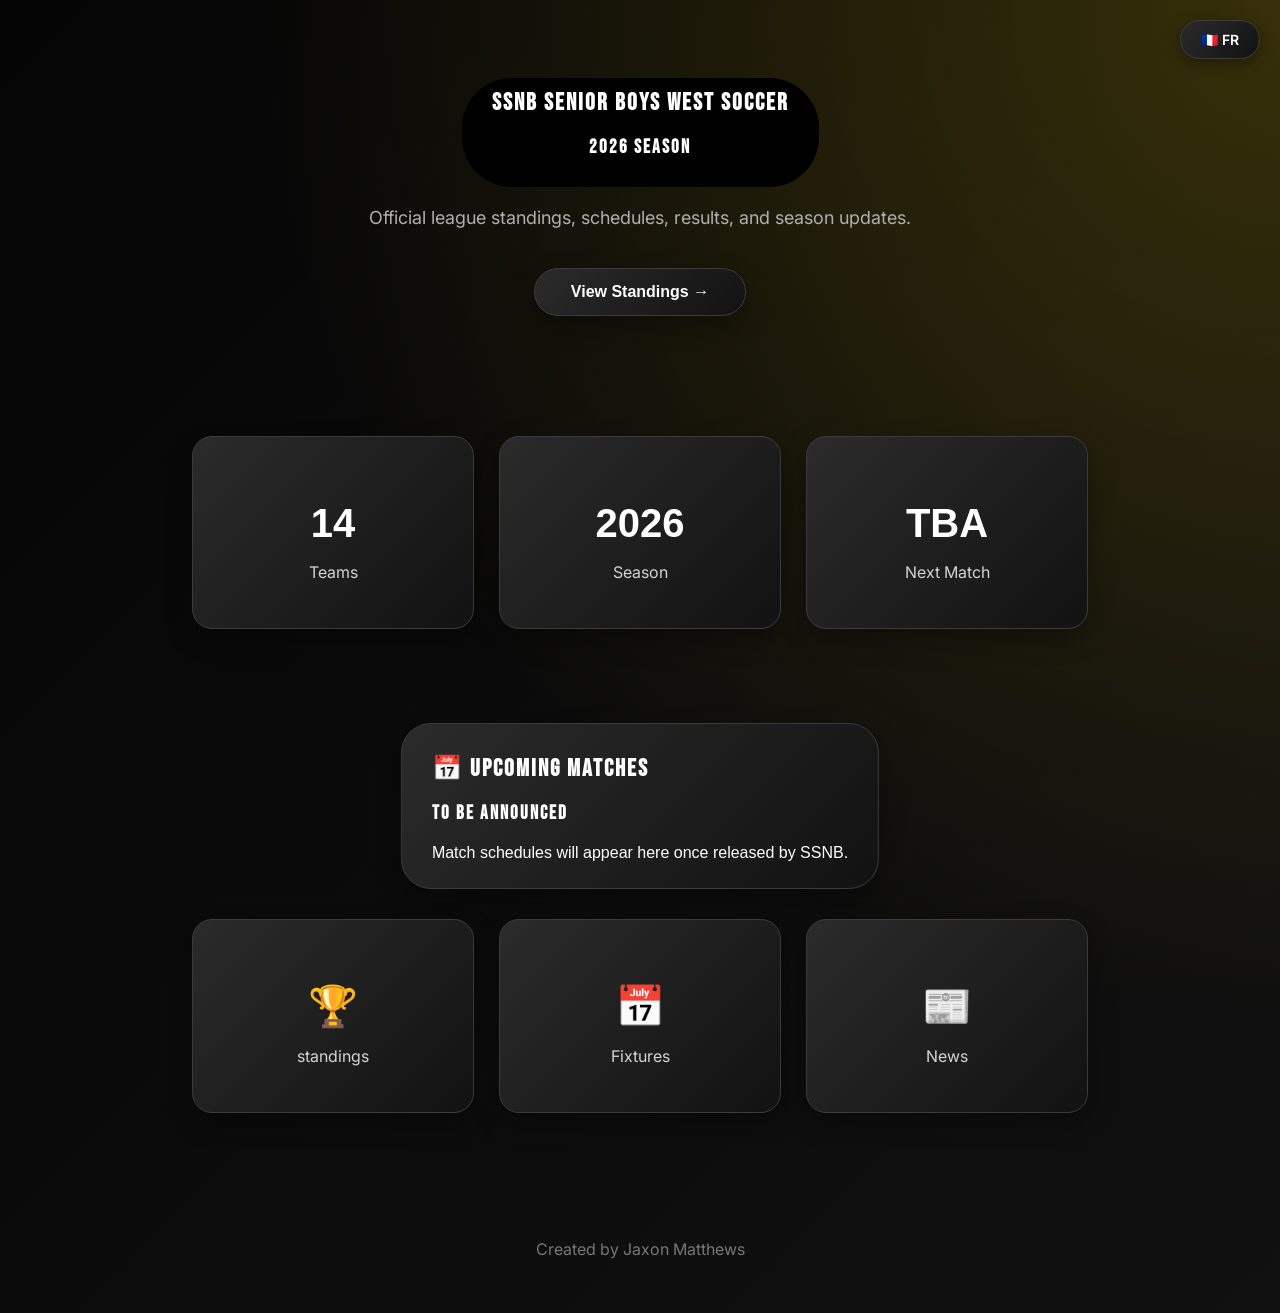
<file: index.html>
<!DOCTYPE html>
<html lang="en">

<head>

    <meta charset="UTF-8">
    <meta name="viewport" content="width=device-width, initial-scale=1.0">

    <title>SSNB Senior Boys West Soccer</title>

    <link rel="stylesheet" href="style.css">

    <!-- Google Fonts -->
    <link rel="preconnect" href="https://fonts.googleapis.com">
    <link rel="preconnect" href="https://fonts.gstatic.com" crossorigin>

    <link href="https://fonts.googleapis.com/css2?family=Bebas+Neue&family=Inter:wght@300;400;500;600;700&display=swap" rel="stylesheet">

</head>

<body class="home">

    <!-- ================= LANGUAGE TOGGLE ================= -->
    <a href="IndexFrench.html" class="lang-toggle">🇫🇷 FR</a>

    <!-- ================= HERO ================= -->

    <header class="hero">

        <div class="pill-box">

            <h1>SSNB Senior Boys West Soccer</h1>
            <h3>2026 Season</h3>

        </div>

        <p class="hero-text">
            Official league standings, schedules,
            results, and season updates.
        </p>

        <a href="standings.html" class="hero-button">
            View Standings →
        </a>
    </header>



    <!-- ================= QUICK STATS ================= -->

    <section class="stats">

        <div class="stat-card">

            <h2>14</h2>
            <p>Teams</p>

        </div>

        <div class="stat-card">

            <h2>2026</h2>
            <p>Season</p>

        </div>

        <div class="stat-card">

            <h2>TBA</h2>
            <p>Next Match</p>

        </div>

    </section>



    <!-- ================= UPCOMING MATCHES ================= -->

    <section class="box">

        <h1>📅 Upcoming Matches</h1>

        <h3>To Be Announced</h3>

        <p>
            Match schedules will appear here once
            released by SSNB.
        </p>

    </section>




    <!-- ================= QUICK LINKS ================= -->

    <section class="stats">

        <div class="stat-card">

            <h2>🏆</h2>

            <p>
               standings
            </p>

        </div>

        <div class="stat-card">

            <h2>📅</h2>

            <p>Fixtures</p>

        </div>

        <div class="stat-card">

            <h2>📰</h2>

            <p>News</p>

        </div>

    </section>



    <!-- ================= FOOTER ================= -->

    <footer>

        <p>Created by Jaxon Matthews</p>

    </footer>

</body>

</html>
</file>
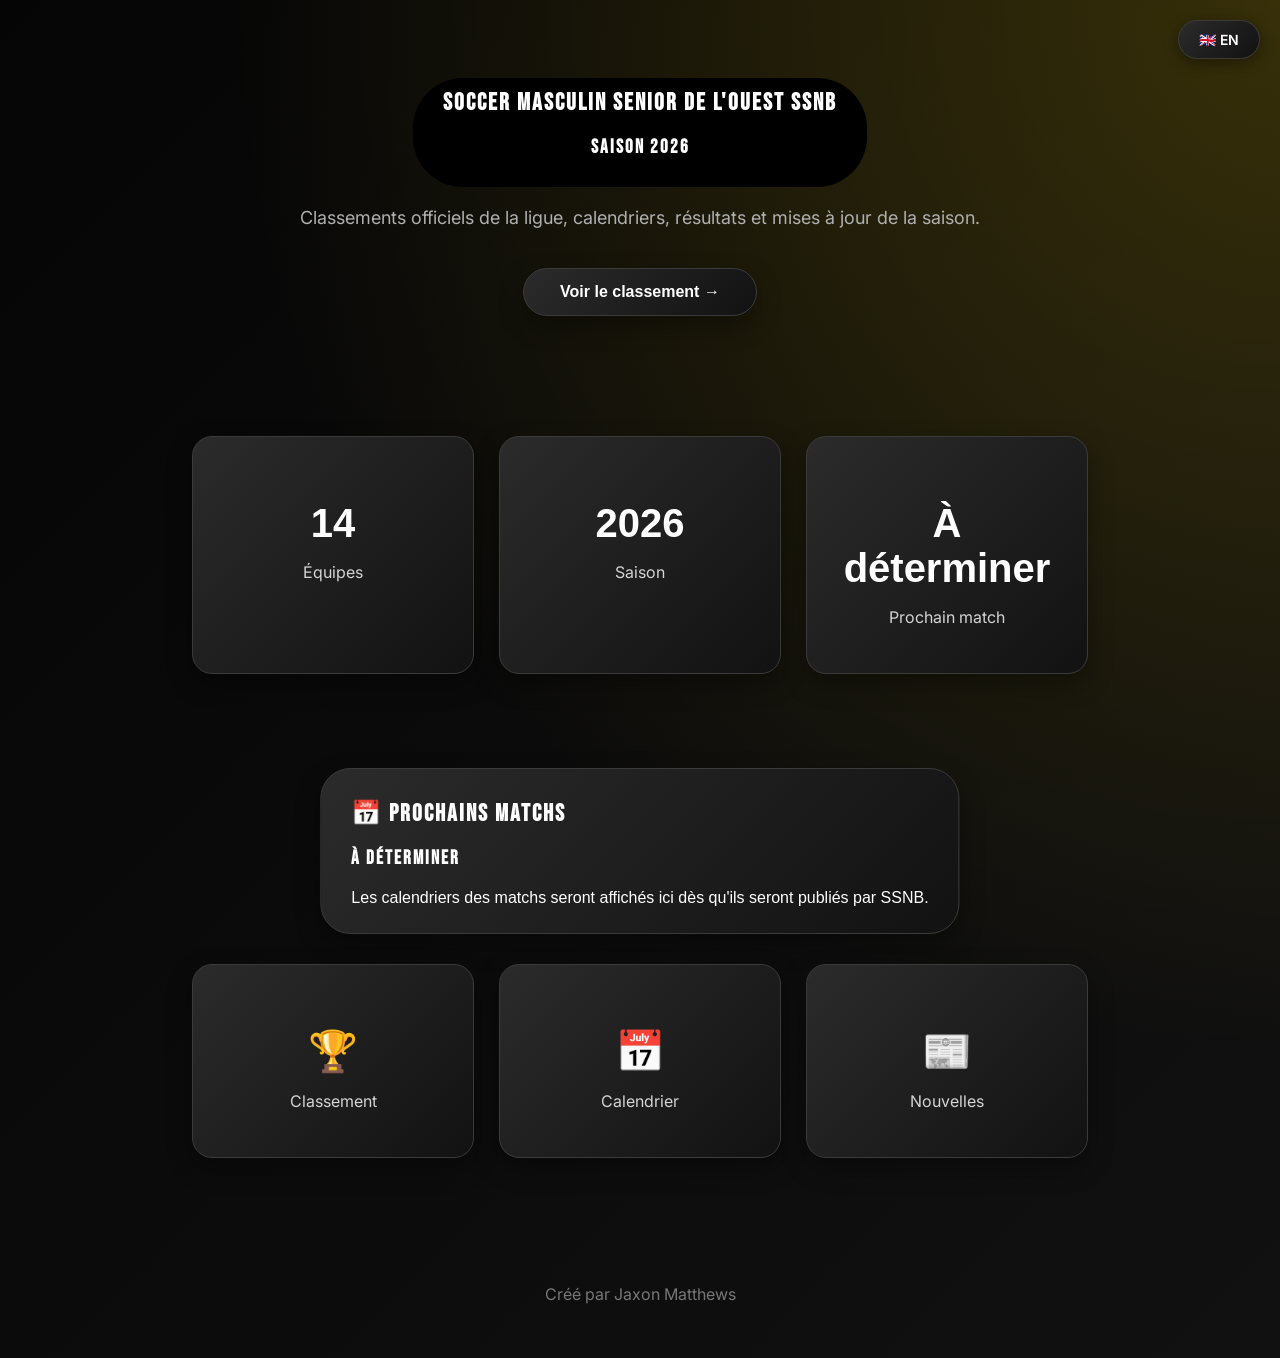
<file: IndexFrench.html>
<!DOCTYPE html>
<html lang="fr">
<head>
    <meta charset="UTF-8">
    <meta name="viewport" content="width=device-width, initial-scale=1.0">
    <title>Soccer masculin senior de l'Ouest SSNB</title>
    <link rel="stylesheet" href="style.css">
    <!-- Google Fonts -->
    <link rel="preconnect" href="https://fonts.googleapis.com">
    <link rel="preconnect" href="https://fonts.gstatic.com" crossorigin>
    <link href="https://fonts.googleapis.com/css2?family=Bebas+Neue&family=Inter:wght@300;400;500;600;700&display=swap" rel="stylesheet">
</head>
<body class="home">

    <!-- ================= LANGUAGE TOGGLE ================= -->
    <a href="index.html" class="lang-toggle">🇬🇧 EN</a>

    <!-- ================= HERO ================= -->
    <header class="hero">
        <div class="pill-box">
            <h1>Soccer masculin senior de l'Ouest SSNB</h1>
            <h3>Saison 2026</h3>
        </div>
        <p class="hero-text">
            Classements officiels de la ligue, calendriers,
            résultats et mises à jour de la saison.
        </p>
        <a href="standingsfrench.html" class="hero-button">
            Voir le classement →
        </a>
    </header>
    <!-- ================= QUICK STATS ================= -->
    <section class="stats">
        <div class="stat-card">
            <h2>14</h2>
            <p>Équipes</p>
        </div>
        <div class="stat-card">
            <h2>2026</h2>
            <p>Saison</p>
        </div>
        <div class="stat-card">
            <h2>À déterminer</h2>
            <p>Prochain match</p>
        </div>
    </section>
    <!-- ================= UPCOMING MATCHES ================= -->
    <section class="box">
        <h1>📅 Prochains matchs</h1>
        <h3>À déterminer</h3>
        <p>
            Les calendriers des matchs seront affichés ici
            dès qu'ils seront publiés par SSNB.
        </p>
    </section>
    <!-- ================= QUICK LINKS ================= -->
    <section class="stats">
        <div class="stat-card">
            <h2>🏆</h2>
            <p>
               Classement
            </p>
        </div>
        <div class="stat-card">
            <h2>📅</h2>
            <p>Calendrier</p>
        </div>
        <div class="stat-card">
            <h2>📰</h2>
            <p>Nouvelles</p>
        </div>
    </section>
    <!-- ================= FOOTER ================= -->
    <footer>
        <p>Créé par Jaxon Matthews</p>
    </footer>
</body>
</html>
</file>
<file: style.css>
/*
====================================================
TABLE DESIGN

table

Controls the entire standings table.

In this code:

- margin: 40px auto;
  Centers the table horizontally and adds space
  above and below it.

- width: 80%;
  Makes the table take up most of the screen
  while leaving some space on the sides.

- border-collapse: separate;
  Allows rounded corners to work properly.

- border-spacing: 0;
  Removes unwanted gaps between cells.

- overflow: hidden;
  Keeps content inside rounded corners.

- border-radius: 14px;
  Gives the table smooth rounded corners.

====================================================
*/


table {

    margin: 40px auto;

    width: 80%;

    border-collapse: separate;

    border-spacing: 0;

    overflow: hidden;

    border-radius: 14px;

}




/*
====================================================
TABLE CELLS

th = Table Header
td = Table Data

Controls the individual boxes inside the table.

In this code:

- border:
  Creates lines between cells.

- padding:
  Adds space inside each cell so text isn't
  touching the edges.

- text-align:
  Centers the information.

====================================================
*/


th, td {

    border: 1px solid black;

    padding: 8px 10px;

    text-align: center;

    height: 35px;

}




/*
====================================================
TABLE HEADER

th controls the top row of the table.

This is where:
Pos | Team | Pts | GP

is displayed.

====================================================
*/


th {

    background-color: black;

    color: white;

    font-size: 14px;

    letter-spacing: 1px;

}




/*
====================================================
BODY DESIGN

body controls the entire webpage.

In this code:

- background-color:
  Sets the main page color.

- background-image:
  Adds the diagonal gold pattern.

- color:
  Sets the default text color.

- font-family:
  Changes the website font.

====================================================
*/

/*
====================================================
BODY DESIGN

Modern Apple + Adidas style background

- Gold glow = stadium lighting
- White glow = premium reflection
- Dark gradient = luxury background
- Animation = slowly moves the lights

====================================================
*/


.home {

    background:

    /* Gold stadium spotlight */
    radial-gradient(
        circle at 50% 0%,
        rgba(255,215,0,0.18),
        transparent 35%
    ),


    /* White light reflection */
    radial-gradient(
        circle at 85% 80%,
        rgba(255,255,255,0.08),
        transparent 25%
    ),


    /* Dark premium base */
    linear-gradient(
        135deg,
        #050505,
        #111111,
        #1b1b1b
    );
    background-size: 200% 200%;

    color:white;

    font-family:Arial, sans-serif;


    min-height:100vh;


    /* Runs the background animation */
    animation:
    backgroundMove 18s infinite alternate ease-in-out;

}



/*
====================================================
BACKGROUND ANIMATION

Moves each background layer separately.

Layer 1 = Gold glow
Layer 2 = White glow
Layer 3 = Dark background

====================================================
*/


@keyframes backgroundMove {


    from {


        background-position:

        /* Gold starts top-left */
        0% 0%,


        /* White starts bottom-right */
        100% 100%,


        /* Dark background stays still */
        0% 0%;


    }



    to {


        background-position:

        /* Gold moves across */
        100% 30%,


        /* White moves opposite direction */
        0% 70%,


        /* Dark background stays still */
        0% 0%;


    }


}
/*
====================================================
TABLE ROW DESIGN

tr = Table Row

A row is one horizontal line in the table.

Example:

<tr>
    <td>1</td>
    <td>Woodstock</td>
</tr>


In this code:

- color:
  Makes all team text white.

- text-shadow:
  Adds a shadow behind the text so it stays
  readable on bright team colors.

- transition:
  Makes animations smooth instead of instant.

====================================================
*/


tr {

    color: white;

    text-shadow: 0 2px 4px rgba(0,0,0,0.8);

    transition: 0.25s ease;

}




/*
====================================================
TABLE CELL OVERLAY

td = Table Data

td controls each individual box inside a row.

Example:

<td>Woodstock</td>


In this code:

- background:
  Adds a transparent black layer over the
  team gradients.

Why?

Some team colors are bright, especially white.

This helps the text stay visible.

====================================================
*/


td {

    background: rgba(0,0,0,0.25);

}




/*
====================================================
ROW HOVER EFFECT

tbody tr:hover

Means:

- Look inside tbody (the team rows)
- When the mouse goes over a row

In this code:

- transform:
  Slightly enlarges the row.

- scale(1.01):
  Makes it 1% bigger.

This creates a small "pop" effect.

====================================================
*/

/*
====================================================
TEAM COLORS

Each team has its own class.

Example HTML:

<tr class="woodstock">

The CSS sees:

.woodstock

and applies the colors to that row.

linear-gradient()

Creates a smooth transition between two colors.

135deg means the gradient moves diagonally
from the bottom-left to the top-right.

rgba()

Works like a normal color but allows transparency.

Example:

rgba(255,0,0,0.5)

Red with 50% transparency.

====================================================
*/


/* Woodstock colors */
.woodstock {

    background: linear-gradient(
        135deg,
        rgba(122, 31, 53, 0.7),
        rgba(128, 128, 128, 0.7)
    );

}


/* Nackawic colors */
.nackawic {

    background: linear-gradient(
        135deg,
        rgba(97, 28, 43, 0.75),
        rgba(212, 175, 55, 0.65)
    );

}


/* Fredericton colors */
.fredericton {

    background: linear-gradient(
        135deg,
        rgba(0, 59, 112, 0.75),
        rgba(255, 255, 255, 0.35)
    );

}


/* Carleton North colors */
.carleton-north {

    background: linear-gradient(
        135deg,
        rgba(30, 58, 138, 0.75),
        rgba(255, 255, 255, 0.35)
    );

}


/* Saint Mary's colors */
.saint-marys {

    background: linear-gradient(
        135deg,
        rgba(139, 0, 0, 0.75),
        rgba(255, 255, 255, 0.35)
    );

}


/* John Caldwell colors */
.john-caldwell {

    background: linear-gradient(
        135deg,
        rgba(0, 102, 51, 0.75),
        rgba(255, 255, 255, 0.35)
    );

}


/* Hampton colors */
.hampton {

    background: linear-gradient(
        135deg,
        rgba(17, 17, 17, 0.9),
        rgba(167, 169, 172, 0.65)
    );

}


/* Hartland colors */
.hartland {

    background: linear-gradient(
        135deg,
        rgba(0, 51, 102, 0.75),
        rgba(255, 255, 255, 0.35)
    );

}


/* Harvey colors */
.harvey {

    background: linear-gradient(
        135deg,
        rgba(128, 0, 0, 0.75),
        rgba(255, 255, 255, 0.35)
    );

}


/* Sir James Dunn colors */
.sir-james-dunn {

    background: linear-gradient(
        135deg,
        rgba(0, 51, 102, 0.75),
        rgba(255, 215, 0, 0.55)
    );

}


/* St. Stephen colors */
.st-stephen {

    background: linear-gradient(
        135deg,
        rgba(0, 100, 0, 0.75),
        rgba(255, 255, 255, 0.35)
    );

}


/* Fundy colors */
.fundy {

    background: linear-gradient(
        135deg,
        rgba(0, 87, 184, 0.75),
        rgba(255, 255, 255, 0.35)
    );

}


/* McAdam colors */
.mcadam {

    background: linear-gradient(
        135deg,
        rgba(128, 0, 0, 0.75),
        rgba(0, 0, 0, 0.85)
    );

}


/* Southern Victoria colors */
.southern-victoria {

    background: linear-gradient(
        135deg,
        rgba(75, 0, 130, 0.75),
        rgba(255, 255, 255, 0.35)
    );

}
/*
====================================================
SEARCH AREA

.team-search

Controls the section that contains:

Find Your Team
[ Search box ]

====================================================
*/


.team-search {

    /* Centers the search area */
    text-align: center;

    /* Adds space above and below */
    margin: 30px auto;

}



/*
====================================================
SEARCH LABEL

Controls the text above the search box.

Example:

Find Your Team

====================================================
*/


.team-search label {

    /* Makes it take its own line */
    display: block;

    /* Text size */
    font-size: 18px;

    /* Space between label and input */
    margin-bottom: 10px;

}




/*
====================================================
SEARCH INPUT

input = the box where the user types.

In this code:

- width:
  Controls how wide the box is.

- padding:
  Adds space inside the box.

- border-radius:
  Rounds the corners.

- background:
  Changes the input color.

====================================================
*/


.team-search input {

    width: 300px;

    padding: 12px;

    border-radius: 10px;

    border: 1px solid rgba(255,255,255,0.2);

    background: #111827;

    color: white;

    font-size: 15px;

}




/*
====================================================
HEADINGS

Changes the colors of your titles.

====================================================
*/


h1,
h3,
h5 {
    font-family: "Bebas Neue", sans serif;
    letter-spacing: 2px;
    color: white;

}




/*
====================================================
PILL HEADER BOX

.pill-box

Creates the rounded box around your title.

Example:

( SSNB Senior Boys West Soccer A )

====================================================
*/


.pill-box {

    /* Keeps the box only as wide as the text */
    display: inline-block;


    /* Box color */
    background-color: #000000;


    /* Space inside the box */
    padding: 10px 30px;


    /* Makes the rounded pill shape */
    border-radius: 50px;

}




/*
====================================================
PILL BOX TITLE

Controls the main title inside the pill.

====================================================
*/


.pill-box h1 {

    color: white;

    font-size: 24px;

    /* Removes default h1 spacing */
    margin: 0;

}




/*
====================================================
SHOW MORE / SHOW LESS BUTTONS

These buttons use IDs from HTML:

<button id="showMoreButton">

<button id="showLessButton">

# means ID in CSS.

====================================================
*/


#showMoreButton,
#showLessButton {


    /* Button background */
    background-color: #000000;


    /* Button text */
    color: white;


    /* Makes the button larger */
    padding: 2px 6px;


    /* Gold outline */
    border: 2px solid white;


    /* Creates pill shape */
    border-radius: 50px;


    /* Text size */
    font-size: 13.333px;


    /* Moves button slightly */
    margin-left: 20px;


    /* Changes cursor to pointer */
    cursor: pointer;


    /* Makes animations smooth */
    transition: 0.25s ease;

}




/*
====================================================
BUTTON HOVER

:hover activates when the mouse goes over
the button.

====================================================
*/


#showMoreButton:hover,
#showLessButton:hover {


    /* Slightly enlarges button */
    transform: scale(1.05);


    /* Slightly lighter background */
    background-color: #3a0505;

}
/*
====================================================
PILL BOX
====================================================
*/

.pill-box-bottom {

    /* Keeps the box only as wide as the text */
    display: inline-block;

    /* Modern dark gradient */
    background: linear-gradient(135deg, #2b2b2b, #121212);

    /* Space inside the box */
    padding: 10px 30px;

    /* Rounded pill shape */
    border-radius: 50px;

    margin-top: 24px;

    /* Modern border */
    border: 1px solid #3b3b3b;

    /* Soft premium shadow */
    box-shadow: 0 10px 25px rgba(0, 0, 0, 0.35);
}

/*
====================================================
PILL BOX TITLE
====================================================
*/

.pill-box-bottom h1 {

    color: #f5f5f5;

    font-size: 24px;

    font-weight: 600;

    /* Removes default h1 spacing */
    margin: 0;
}

/*
====================================================
CENTER BOX
====================================================
*/

.box {

    display: inline-block;

    /* Matching modern gradient */
    background: linear-gradient(135deg, #2b2b2b, #121212);

    /* Space inside the box */
    padding: 10px 30px;

    /* Rounded corners */
    border-radius: 30px;

    margin-top: 24px;

    /* Thin modern border */
    border: 1px solid #3b3b3b;

    /* Premium shadow */
    box-shadow: 0 10px 25px rgba(0, 0, 0, 0.35);

    position: relative;
    top: 20px;
    left: 50%;
    transform: translateX(-50%);

    /* Smooth animations */
    transition: all 0.3s ease;
}
.hero{
    text-align:center;
    padding:70px 20px;
    opacity: 0;
    transform: translateY(15px);
    animation: fadeUp 0.6s ease-out forwards;
}

.hero-text{
    color:#b0b0b0;
    font-size:18px;
    margin:20px auto;
    max-width:700px;
    font-family:"Inter",sans-serif;
    opacity: 0;
    transform: translateY(15px);
    animation: fadeUp 0.6s ease-out forwards;
}

.hero-button{
    display:inline-block;
    margin-top:20px;
    padding:14px 36px;
    background:linear-gradient(135deg,#2b2b2b,#121212);
    color:white;
    text-decoration:none;
    border-radius:999px;
    border:1px solid #3b3b3b;
    font-weight:600;
    transition:.3s;
    box-shadow:0 10px 25px rgba(0,0,0,.35);
    opacity: 0;
    transform: translateY(15px);
    animation: fadeUp 0.6s ease-out forwards;
}

.stats{
    display:flex;
    justify-content:center;
    gap:25px;
    flex-wrap:wrap;
    margin:50px auto;
    opacity: 0;
    transform: translateY(15px);
    animation: fadeUp 0.6s ease-out forwards;
}

.stat-card{
    width:220px;
    padding:30px;
    background:linear-gradient(135deg,#2b2b2b,#121212);
    border-radius:20px;
    border:1px solid #3b3b3b;
    text-align:center;
    box-shadow:0 10px 25px rgba(0,0,0,.35);
    transition:.3s;
    opacity: 0;
    transform: translateY(15px);
    animation: fadeUp 0.6s ease-out forwards;
}


.stat-card h2{
    font-size:40px;
    color:white;
    margin-bottom:10px;
    opacity: 0;
    transform: translateY(15px);
    animation: fadeUp 0.6s ease-out forwards;
}

.stat-card p{
    color:#d4d4d4;
    font-family:"Inter",sans-serif;
    opacity: 0;
    transform: translateY(15px);
    animation: fadeUp 0.6s ease-out forwards;
}

footer{
    text-align:center;
    margin-top:80px;
    padding:30px;
    color:#777;
    font-family:"Inter",sans-serif;
    
}

.standings {
  /* Combines a dark fade overlay with your image so text stays readable */
  background: linear-gradient(rgba(13, 17, 23, 0.85), rgba(13, 17, 23, 0.85)), 
              url('timothy-tan-PAe2UhGo-S4-unsplash.jpg');
              
  /* the image covers the entire screen */
  background-size: cover;
  
  /* Centers the image on the screen */
  background-position: center;
  
  /* Keeps the background locked in place when scrolling */
  background-attachment: fixed;
  color: #f0f6fc;
  opacity: 0;
  transform: translateY(15px);
  animation: fadeUp 0.6s ease-out forwards;
}
@keyframes fadeUp {
    from {
        opacity: 0;
        transform: translateY(15px);
    }
    to {
        opacity: 1;
        transform: translateY(0px);
    }
} 
  
        



/* ================= LANGUAGE TOGGLE ================= */
.lang-toggle {
    position: fixed;
    top: 20px;
    right: 20px;
    z-index: 100;
    background: linear-gradient(135deg, #2b2b2b, #121212);
    color: white;
    border: 1px solid #3b3b3b;
    border-radius: 999px;
    padding: 10px 20px;
    font-size: 14px;
    font-weight: 600;
    cursor: pointer;
    transition: all 0.3s ease;
    box-shadow: 0 4px 15px rgba(0,0,0,0.4);
    font-family: "Inter", sans-serif;
    text-decoration: none;
}

.lang-toggle:hover {
    transform: scale(1.05);
    border-color: gold;
    box-shadow: 0 4px 20px rgba(255,215,0,0.2);
}

/* ================= LINK CARDS ================= */
.link-card {
    text-decoration: none;
    color: white;
    cursor: pointer;
}

.link-card:hover {
    transform: translateY(-5px);
    border-color: gold;
    box-shadow: 0 10px 30px rgba(255,215,0,0.1);
}
</file>
